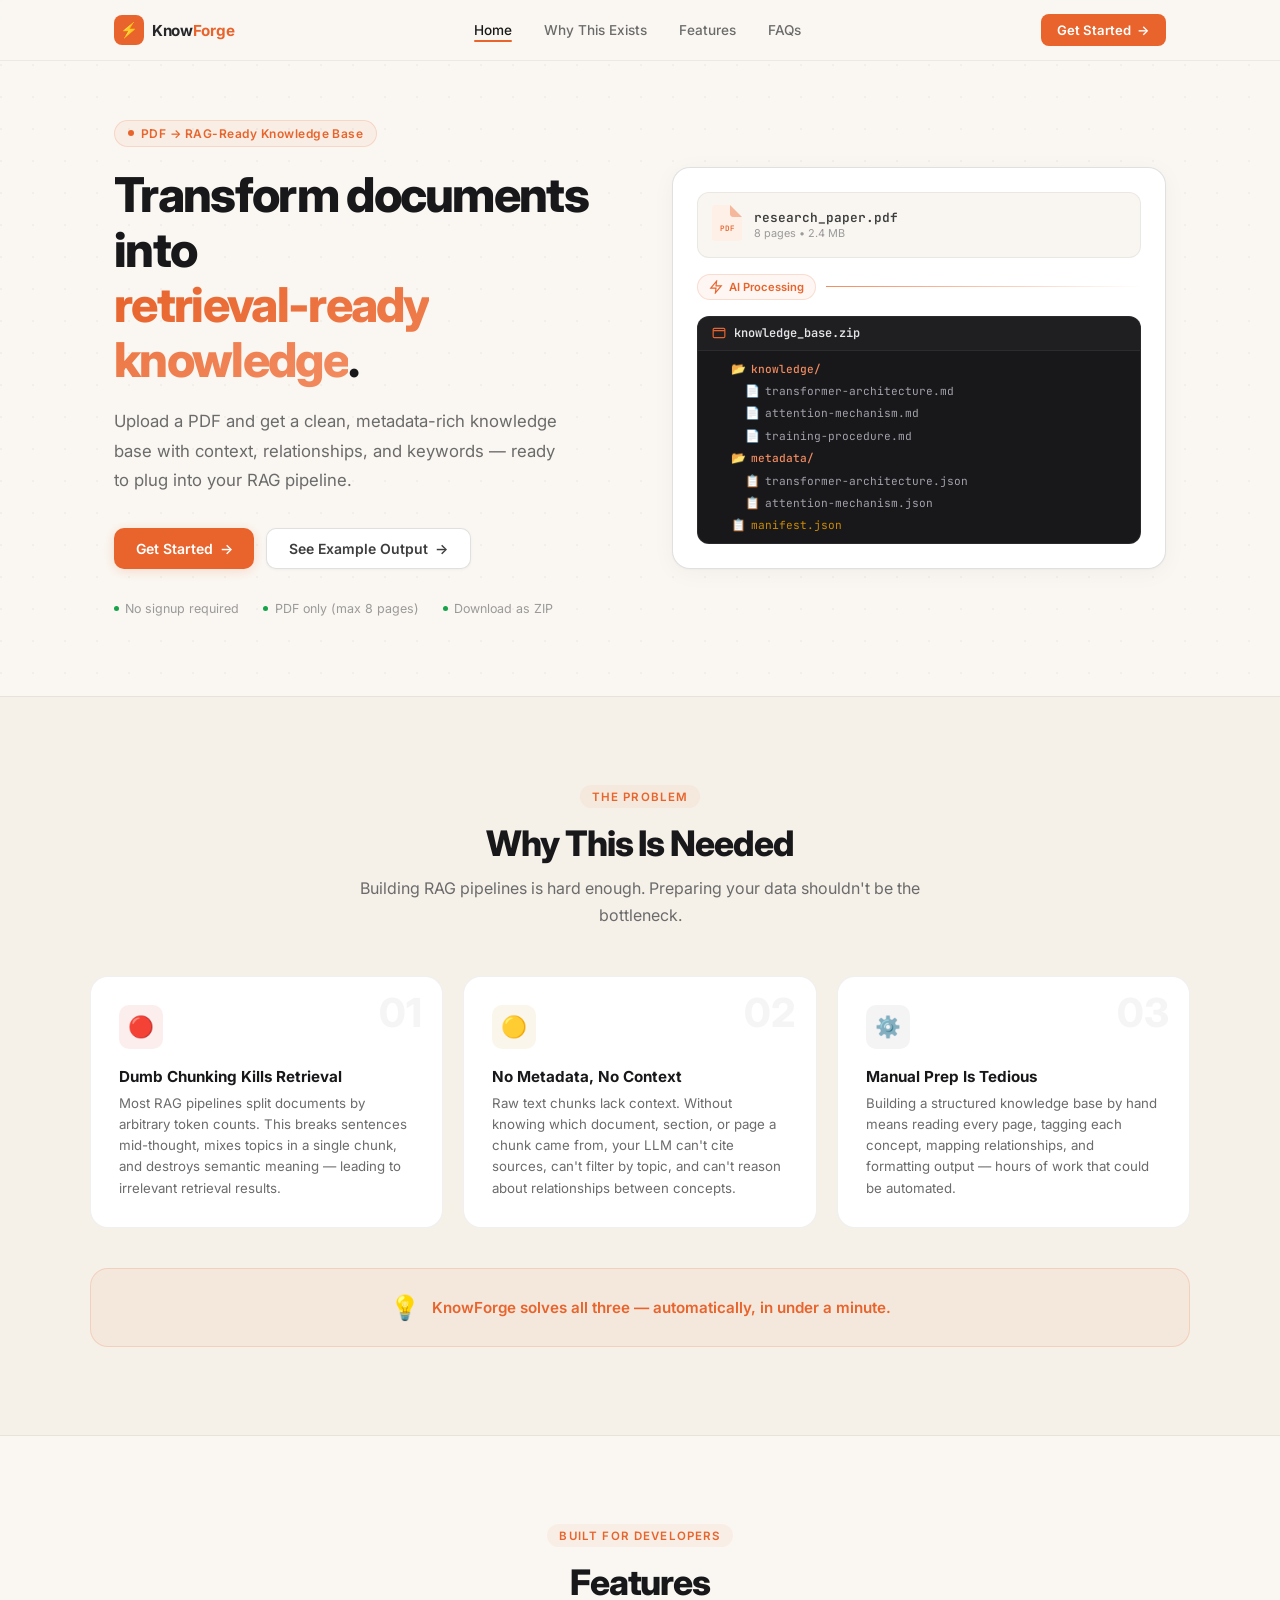
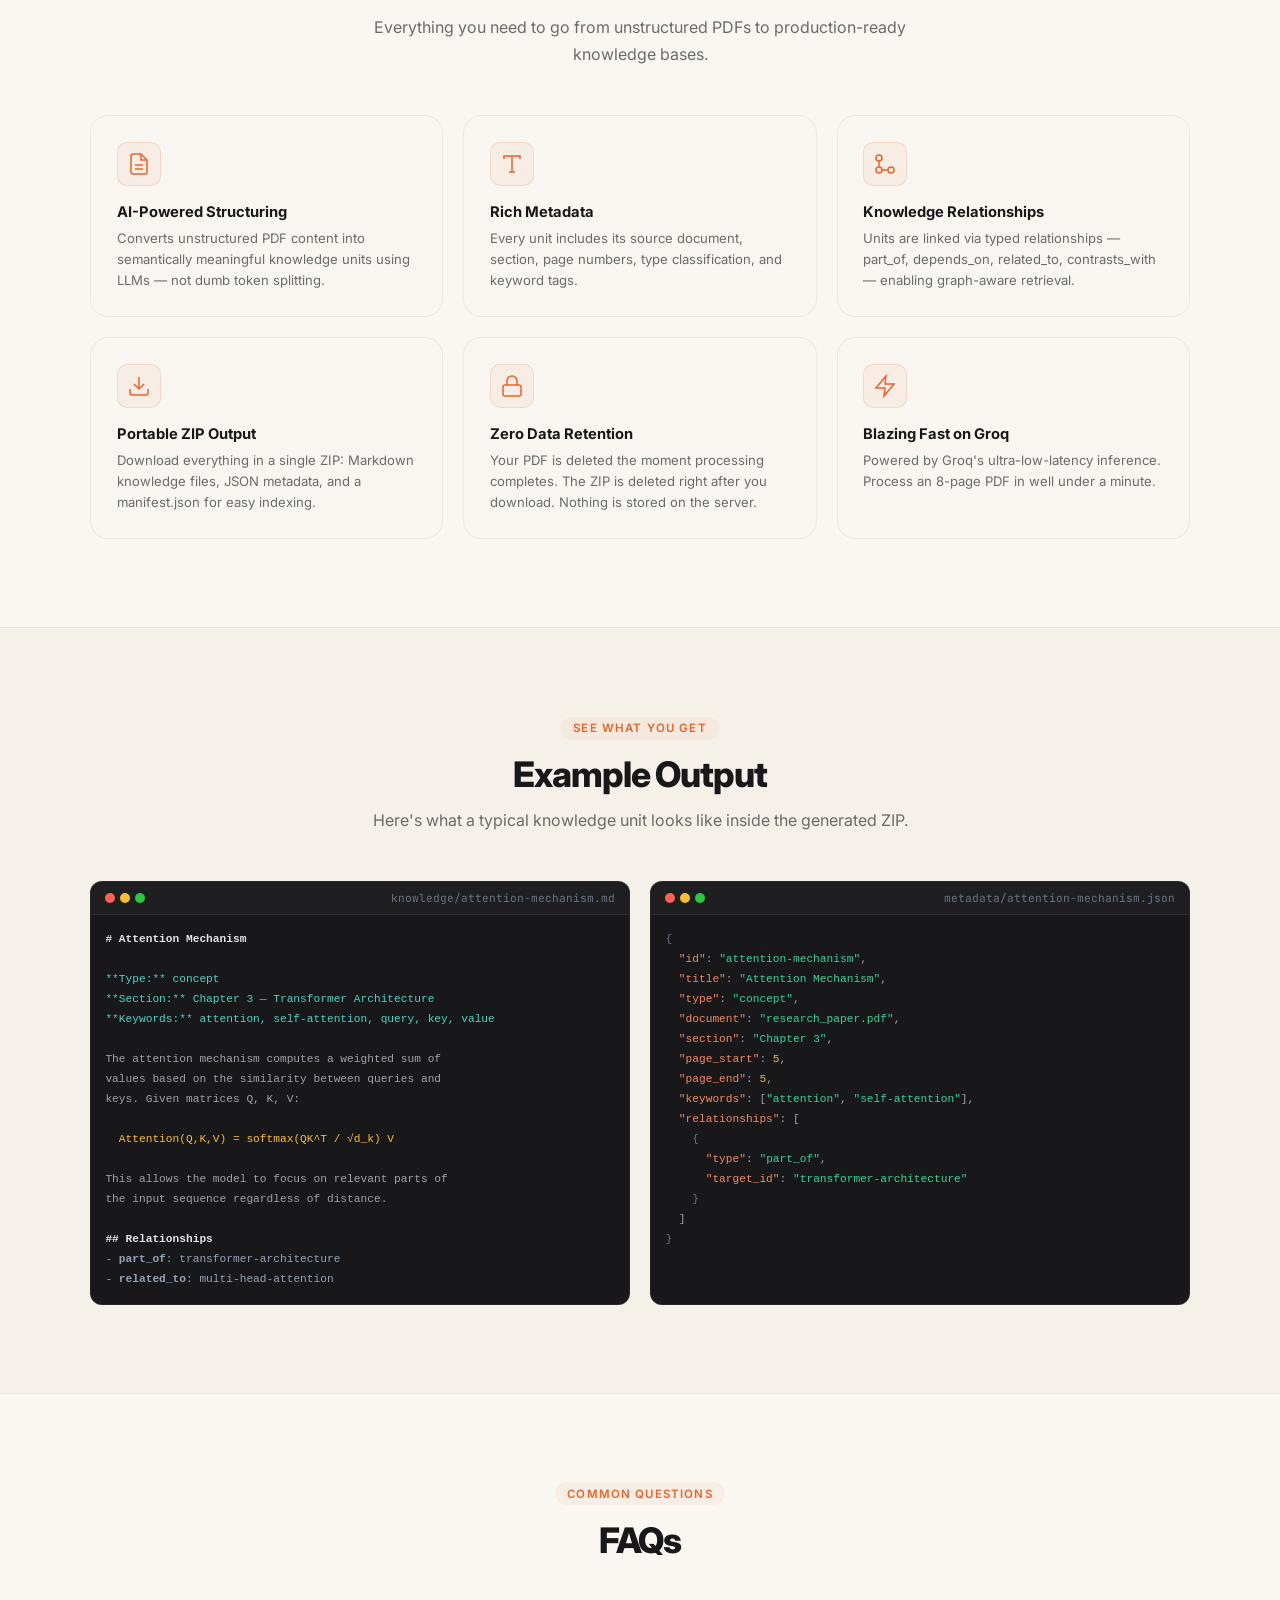
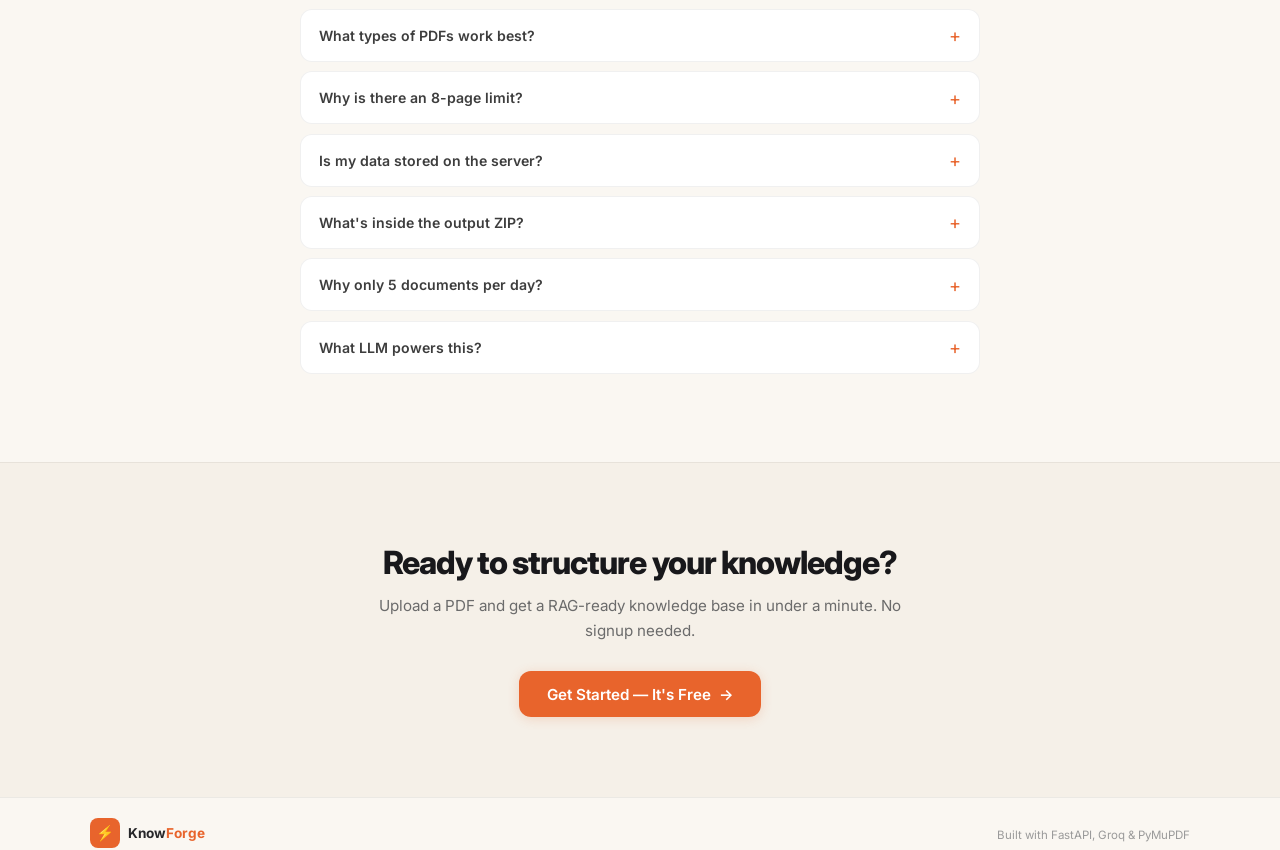
<file: templates/landing.html>
<!DOCTYPE html>
<html lang="en">
<head>
    <meta charset="UTF-8">
    <meta name="viewport" content="width=device-width, initial-scale=1.0">
    <meta name="description" content="Turn PDFs into structured, metadata-rich knowledge bases ready for your RAG pipeline. Upload a document, get a ZIP with Markdown, JSON metadata, and a manifest.">
    <title>KnowForge — Transform documents into retrieval-ready knowledge</title>
    <link rel="stylesheet" href="/static/landing.css">
    <link href="https://fonts.googleapis.com/css2?family=Inter:wght@400;500;600;700;800&family=JetBrains+Mono:wght@400;500&display=swap" rel="stylesheet">
</head>
<body>

    <!-- ─── NAVBAR ──────────────────────────────────────────────────────── -->
    <nav class="navbar">
        <div class="nav-inner">
            <a href="/" class="nav-logo">
                <span class="nav-logo-icon">⚡</span>
                <span class="nav-logo-text">Know<span class="accent">Forge</span></span>
            </a>
            <div class="nav-links" id="nav-links">
                <a href="#home" class="nav-link active">Home</a>
                <a href="#why" class="nav-link">Why This Exists</a>
                <a href="#features" class="nav-link">Features</a>
                <a href="#faq" class="nav-link">FAQs</a>
            </div>
            <a href="/app" class="nav-cta">Get Started <span class="arrow">→</span></a>
            <button class="nav-hamburger" id="nav-hamburger" aria-label="Toggle menu">
                <span></span><span></span><span></span>
            </button>
        </div>
    </nav>

    <!-- ─── HERO ────────────────────────────────────────────────────────── -->
    <section class="hero" id="home">
        <div class="hero-grid">
            <div class="hero-text">
                <div class="hero-eyebrow">
                    <span class="eyebrow-dot"></span>
                    PDF → RAG-Ready Knowledge Base
                </div>
                <h1 class="hero-title">
                    Transform documents into<br>
                    <span class="gradient-text">retrieval-ready knowledge</span>.
                </h1>
                <p class="hero-subtitle">
                    Upload a PDF and get a clean, metadata-rich knowledge base with
                    context, relationships, and keywords — ready to plug into your
                    RAG pipeline.
                </p>
                <div class="hero-actions">
                    <a href="/app" class="btn btn-primary">Get Started <span class="arrow">→</span></a>
                    <a href="#output-preview" class="btn btn-ghost">See Example Output <span class="arrow">→</span></a>
                </div>
                <div class="hero-meta">
                    <span class="meta-item"><span class="meta-dot"></span> No signup required</span>
                    <span class="meta-item"><span class="meta-dot"></span> PDF only (max 8 pages)</span>
                    <span class="meta-item"><span class="meta-dot"></span> Download as ZIP</span>
                </div>
            </div>
            <div class="hero-visual">
                <div class="visual-card">
                    <!-- Input side -->
                    <div class="visual-input">
                        <div class="file-icon-wrap">
                            <svg class="file-svg" viewBox="0 0 40 48" fill="none">
                                <path d="M0 4C0 1.79 1.79 0 4 0H24L40 16V44C40 46.21 38.21 48 36 48H4C1.79 48 0 46.21 0 44V4Z" fill="#fef0e7"/>
                                <path d="M24 0L40 16H28C25.79 16 24 14.21 24 12V0Z" fill="#e8642c" opacity="0.4"/>
                                <text x="20" y="34" text-anchor="middle" fill="#e8642c" font-family="JetBrains Mono" font-size="10" font-weight="600">PDF</text>
                            </svg>
                        </div>
                        <div class="file-info">
                            <span class="file-name">research_paper.pdf</span>
                            <span class="file-meta">8 pages • 2.4 MB</span>
                        </div>
                    </div>

                    <!-- Processing arrow -->
                    <div class="visual-process">
                        <div class="process-badge">
                            <svg width="14" height="14" viewBox="0 0 24 24" fill="none" stroke="currentColor" stroke-width="2"><path d="M13 2L3 14h9l-1 8 10-12h-9l1-8z"/></svg>
                            AI Processing
                        </div>
                        <div class="process-line"></div>
                    </div>

                    <!-- Output side: file tree -->
                    <div class="visual-output">
                        <div class="tree-header">
                            <svg width="14" height="14" viewBox="0 0 24 24" fill="none" stroke="#e8642c" stroke-width="2"><rect x="2" y="4" width="20" height="16" rx="2"/><path d="M2 8h20"/></svg>
                            <span class="tree-title">knowledge_base.zip</span>
                        </div>
                        <div class="tree-body">
                            <div class="tree-item folder"><span class="tree-indent"></span><span class="folder-icon">📂</span> knowledge/</div>
                            <div class="tree-item file"><span class="tree-indent deep"></span><span class="file-icon-sm">📄</span> transformer-architecture.md</div>
                            <div class="tree-item file"><span class="tree-indent deep"></span><span class="file-icon-sm">📄</span> attention-mechanism.md</div>
                            <div class="tree-item file"><span class="tree-indent deep"></span><span class="file-icon-sm">📄</span> training-procedure.md</div>
                            <div class="tree-item folder"><span class="tree-indent"></span><span class="folder-icon">📂</span> metadata/</div>
                            <div class="tree-item file"><span class="tree-indent deep"></span><span class="file-icon-sm">📋</span> transformer-architecture.json</div>
                            <div class="tree-item file"><span class="tree-indent deep"></span><span class="file-icon-sm">📋</span> attention-mechanism.json</div>
                            <div class="tree-item file special"><span class="tree-indent"></span><span class="file-icon-sm">📋</span> manifest.json</div>
                        </div>
                    </div>
                </div>
            </div>
        </div>
    </section>

    <!-- ─── WHY THIS IS NEEDED ───────────────────────────────────────── -->
    <section class="section section-warm" id="why">
        <div class="section-inner">
            <div class="section-header">
                <span class="section-eyebrow">The Problem</span>
                <h2 class="section-title">Why This Is Needed</h2>
                <p class="section-subtitle">Building RAG pipelines is hard enough. Preparing your data shouldn't be the bottleneck.</p>
            </div>
            <div class="pain-grid">
                <div class="pain-card">
                    <span class="pain-number">01</span>
                    <div class="pain-icon red">🔴</div>
                    <h3 class="pain-title">Dumb Chunking Kills Retrieval</h3>
                    <p class="pain-desc">Most RAG pipelines split documents by arbitrary token counts. This breaks sentences mid-thought, mixes topics in a single chunk, and destroys semantic meaning — leading to irrelevant retrieval results.</p>
                </div>
                <div class="pain-card">
                    <span class="pain-number">02</span>
                    <div class="pain-icon amber">🟡</div>
                    <h3 class="pain-title">No Metadata, No Context</h3>
                    <p class="pain-desc">Raw text chunks lack context. Without knowing which document, section, or page a chunk came from, your LLM can't cite sources, can't filter by topic, and can't reason about relationships between concepts.</p>
                </div>
                <div class="pain-card">
                    <span class="pain-number">03</span>
                    <div class="pain-icon gray">⚙️</div>
                    <h3 class="pain-title">Manual Prep Is Tedious</h3>
                    <p class="pain-desc">Building a structured knowledge base by hand means reading every page, tagging each concept, mapping relationships, and formatting output — hours of work that could be automated.</p>
                </div>
            </div>
            <div class="solution-banner">
                <span class="solution-icon">💡</span>
                <span class="solution-text">KnowForge solves all three — automatically, in under a minute.</span>
            </div>
        </div>
    </section>

    <!-- ─── FEATURES ──────────────────────────────────────────────────── -->
    <section class="section" id="features">
        <div class="section-inner">
            <div class="section-header">
                <span class="section-eyebrow">Built For Developers</span>
                <h2 class="section-title">Features</h2>
                <p class="section-subtitle">Everything you need to go from unstructured PDFs to production-ready knowledge bases.</p>
            </div>
            <div class="features-grid">
                <div class="feature-card">
                    <div class="feature-icon">
                        <svg width="24" height="24" viewBox="0 0 24 24" fill="none" stroke="currentColor" stroke-width="1.5"><path d="M14 2H6a2 2 0 0 0-2 2v16a2 2 0 0 0 2 2h12a2 2 0 0 0 2-2V8z"/><polyline points="14 2 14 8 20 8"/><line x1="16" y1="13" x2="8" y2="13"/><line x1="16" y1="17" x2="8" y2="17"/></svg>
                    </div>
                    <h3 class="feature-title">AI-Powered Structuring</h3>
                    <p class="feature-desc">Converts unstructured PDF content into semantically meaningful knowledge units using LLMs — not dumb token splitting.</p>
                </div>
                <div class="feature-card">
                    <div class="feature-icon">
                        <svg width="24" height="24" viewBox="0 0 24 24" fill="none" stroke="currentColor" stroke-width="1.5"><path d="M4 7V4h16v3"/><path d="M9 20h6"/><path d="M12 4v16"/></svg>
                    </div>
                    <h3 class="feature-title">Rich Metadata</h3>
                    <p class="feature-desc">Every unit includes its source document, section, page numbers, type classification, and keyword tags.</p>
                </div>
                <div class="feature-card">
                    <div class="feature-icon">
                        <svg width="24" height="24" viewBox="0 0 24 24" fill="none" stroke="currentColor" stroke-width="1.5"><circle cx="6" cy="6" r="3"/><circle cx="6" cy="18" r="3"/><circle cx="18" cy="18" r="3"/><path d="M6 9v6"/><path d="M9 18h6"/></svg>
                    </div>
                    <h3 class="feature-title">Knowledge Relationships</h3>
                    <p class="feature-desc">Units are linked via typed relationships — part_of, depends_on, related_to, contrasts_with — enabling graph-aware retrieval.</p>
                </div>
                <div class="feature-card">
                    <div class="feature-icon">
                        <svg width="24" height="24" viewBox="0 0 24 24" fill="none" stroke="currentColor" stroke-width="1.5"><path d="M21 15v4a2 2 0 0 1-2 2H5a2 2 0 0 1-2-2v-4"/><polyline points="7 10 12 15 17 10"/><line x1="12" y1="15" x2="12" y2="3"/></svg>
                    </div>
                    <h3 class="feature-title">Portable ZIP Output</h3>
                    <p class="feature-desc">Download everything in a single ZIP: Markdown knowledge files, JSON metadata, and a manifest.json for easy indexing.</p>
                </div>
                <div class="feature-card">
                    <div class="feature-icon">
                        <svg width="24" height="24" viewBox="0 0 24 24" fill="none" stroke="currentColor" stroke-width="1.5"><rect x="3" y="11" width="18" height="11" rx="2" ry="2"/><path d="M7 11V7a5 5 0 0 1 10 0v4"/></svg>
                    </div>
                    <h3 class="feature-title">Zero Data Retention</h3>
                    <p class="feature-desc">Your PDF is deleted the moment processing completes. The ZIP is deleted right after you download. Nothing is stored on the server.</p>
                </div>
                <div class="feature-card">
                    <div class="feature-icon">
                        <svg width="24" height="24" viewBox="0 0 24 24" fill="none" stroke="currentColor" stroke-width="1.5"><path d="M13 2L3 14h9l-1 8 10-12h-9l1-8z"/></svg>
                    </div>
                    <h3 class="feature-title">Blazing Fast on Groq</h3>
                    <p class="feature-desc">Powered by Groq's ultra-low-latency inference. Process an 8-page PDF in well under a minute.</p>
                </div>
            </div>
        </div>
    </section>

    <!-- ─── OUTPUT PREVIEW ────────────────────────────────────────────── -->
    <section class="section section-warm" id="output-preview">
        <div class="section-inner">
            <div class="section-header">
                <span class="section-eyebrow">See What You Get</span>
                <h2 class="section-title">Example Output</h2>
                <p class="section-subtitle">Here's what a typical knowledge unit looks like inside the generated ZIP.</p>
            </div>
            <div class="code-preview-grid">
                <div class="code-block">
                    <div class="code-header">
                        <div class="code-dots"><span class="cdot r"></span><span class="cdot y"></span><span class="cdot g"></span></div>
                        <span class="code-filename">knowledge/attention-mechanism.md</span>
                    </div>
                    <pre class="code-body"><code><span class="hl-heading"># Attention Mechanism</span>

<span class="hl-meta">**Type:** concept</span>
<span class="hl-meta">**Section:** Chapter 3 — Transformer Architecture</span>
<span class="hl-meta">**Keywords:** attention, self-attention, query, key, value</span>

The attention mechanism computes a weighted sum of
values based on the similarity between queries and
keys. Given matrices Q, K, V:

<span class="hl-code">  Attention(Q,K,V) = softmax(QK^T / √d_k) V</span>

This allows the model to focus on relevant parts of
the input sequence regardless of distance.

<span class="hl-heading">## Relationships</span>
<span class="hl-rel">- <b>part_of</b>: transformer-architecture</span>
<span class="hl-rel">- <b>related_to</b>: multi-head-attention</span></code></pre>
                </div>
                <div class="code-block">
                    <div class="code-header">
                        <div class="code-dots"><span class="cdot r"></span><span class="cdot y"></span><span class="cdot g"></span></div>
                        <span class="code-filename">metadata/attention-mechanism.json</span>
                    </div>
                    <pre class="code-body"><code><span class="hl-bracket">{</span>
  <span class="hl-key">"id"</span>: <span class="hl-str">"attention-mechanism"</span>,
  <span class="hl-key">"title"</span>: <span class="hl-str">"Attention Mechanism"</span>,
  <span class="hl-key">"type"</span>: <span class="hl-str">"concept"</span>,
  <span class="hl-key">"document"</span>: <span class="hl-str">"research_paper.pdf"</span>,
  <span class="hl-key">"section"</span>: <span class="hl-str">"Chapter 3"</span>,
  <span class="hl-key">"page_start"</span>: <span class="hl-num">5</span>,
  <span class="hl-key">"page_end"</span>: <span class="hl-num">5</span>,
  <span class="hl-key">"keywords"</span>: [<span class="hl-str">"attention"</span>, <span class="hl-str">"self-attention"</span>],
  <span class="hl-key">"relationships"</span>: [
    <span class="hl-bracket">{</span>
      <span class="hl-key">"type"</span>: <span class="hl-str">"part_of"</span>,
      <span class="hl-key">"target_id"</span>: <span class="hl-str">"transformer-architecture"</span>
    <span class="hl-bracket">}</span>
  ]
<span class="hl-bracket">}</span></code></pre>
                </div>
            </div>
        </div>
    </section>

    <!-- ─── FAQ ───────────────────────────────────────────────────────── -->
    <section class="section" id="faq">
        <div class="section-inner">
            <div class="section-header">
                <span class="section-eyebrow">Common Questions</span>
                <h2 class="section-title">FAQs</h2>
            </div>
            <div class="faq-list">
                <details class="faq-item">
                    <summary class="faq-q">What types of PDFs work best?</summary>
                    <p class="faq-a">Text-heavy documents like research papers, textbooks, documentation, and reports work best. Scanned images or heavily visual PDFs may produce limited results.</p>
                </details>
                <details class="faq-item">
                    <summary class="faq-q">Why is there an 8-page limit?</summary>
                    <p class="faq-a">We process each page individually through an LLM for maximum extraction quality. The 8-page limit keeps the app fast and free while ensuring high-quality output.</p>
                </details>
                <details class="faq-item">
                    <summary class="faq-q">Is my data stored on the server?</summary>
                    <p class="faq-a">No. Your uploaded PDF is deleted the moment processing completes. The generated ZIP is deleted immediately after you download it. Nothing is stored permanently.</p>
                </details>
                <details class="faq-item">
                    <summary class="faq-q">What's inside the output ZIP?</summary>
                    <p class="faq-a">You get a <code>knowledge/</code> folder with Markdown files for each unit, a <code>metadata/</code> folder with JSON files containing structured metadata and relationships, and a <code>manifest.json</code> summarizing the entire knowledge base.</p>
                </details>
                <details class="faq-item">
                    <summary class="faq-q">Why only 5 documents per day?</summary>
                    <p class="faq-a">To keep the service free and available for everyone, we limit the entire application to 5 document generations per day. The counter resets at midnight.</p>
                </details>
                <details class="faq-item">
                    <summary class="faq-q">What LLM powers this?</summary>
                    <p class="faq-a">We use Groq's ultra-fast inference API to run open-source LLMs. The specific model can be configured by the administrator.</p>
                </details>
            </div>
        </div>
    </section>

    <!-- ─── CTA ───────────────────────────────────────────────────────── -->
    <section class="cta-section">
        <div class="cta-inner">
            <h2 class="cta-title">Ready to structure your knowledge?</h2>
            <p class="cta-subtitle">Upload a PDF and get a RAG-ready knowledge base in under a minute. No signup needed.</p>
            <a href="/app" class="btn btn-primary btn-lg">Get Started — It's Free <span class="arrow">→</span></a>
        </div>
    </section>

    <!-- ─── FOOTER ────────────────────────────────────────────────────── -->
    <footer class="footer">
        <div class="footer-inner">
            <div class="footer-left">
                <span class="nav-logo-icon">⚡</span>
                <span class="footer-brand">Know<span class="accent">Forge</span></span>
            </div>
            <div class="footer-right">
                <span class="footer-note">Built with FastAPI, Groq & PyMuPDF</span>
            </div>
        </div>
    </footer>

    <script>
        // ─── Smooth scroll ──────────────────────────────────────────
        document.querySelectorAll('a[href^="#"]').forEach(a => {
            a.addEventListener('click', e => {
                e.preventDefault();
                const t = document.querySelector(a.getAttribute('href'));
                if (t) t.scrollIntoView({ behavior: 'smooth', block: 'start' });
            });
        });

        // ─── Active nav link on scroll ──────────────────────────────
        const sections = document.querySelectorAll('section[id]');
        const navLinks = document.querySelectorAll('.nav-link');
        window.addEventListener('scroll', () => {
            let current = '';
            sections.forEach(s => {
                if (window.scrollY >= s.offsetTop - 120) current = s.getAttribute('id');
            });
            navLinks.forEach(l => {
                l.classList.remove('active');
                if (l.getAttribute('href') === '#' + current) l.classList.add('active');
            });
        });

        // ─── Mobile hamburger ───────────────────────────────────────
        const hamburger = document.getElementById('nav-hamburger');
        const navLinksEl = document.getElementById('nav-links');
        hamburger.addEventListener('click', () => {
            navLinksEl.classList.toggle('open');
            hamburger.classList.toggle('open');
        });

        // ─── Intersection observer for fade-in ──────────────────────
        const observer = new IntersectionObserver((entries) => {
            entries.forEach(e => {
                if (e.isIntersecting) {
                    e.target.classList.add('visible');
                    observer.unobserve(e.target);
                }
            });
        }, { threshold: 0.1 });
        document.querySelectorAll('.pain-card, .feature-card, .code-block, .faq-item').forEach(el => {
            el.classList.add('fade-in');
            observer.observe(el);
        });
    </script>
</body>
</html>
</file>
<file: static/landing.css>
/* ─── Reset & Tokens ───────────────────────────────────────────────────── */
*, *::before, *::after { box-sizing: border-box; margin: 0; padding: 0; }

:root {
  /* Warm light palette */
  --bg:           #faf7f2;
  --bg-warm:      #f5f0e8;
  --surface:      #ffffff;
  --surface-2:    #f9f6f1;
  --surface-3:    #f0ebe2;
  --border:       rgba(0,0,0,0.06);
  --border-hover: rgba(0,0,0,0.12);
  --text:         #1a1a1a;
  --text-2:       #3d3d3d;
  --text-muted:   #6b6b6b;
  --text-dim:     #9a9a9a;

  /* Orange accent system */
  --accent:       #e8642c;
  --accent-light: #f28b5f;
  --accent-bg:    rgba(232,100,44,0.06);
  --accent-bg-2:  rgba(232,100,44,0.10);
  --accent-border:rgba(232,100,44,0.18);
  --accent-glow:  rgba(232,100,44,0.2);

  /* Grays for UI */
  --gray-50:      #fafafa;
  --gray-100:     #f4f4f5;
  --gray-200:     #e4e4e7;
  --gray-300:     #d4d4d8;
  --gray-400:     #a1a1aa;
  --gray-500:     #71717a;
  --gray-800:     #27272a;
  --gray-900:     #18181b;

  --success:      #16a34a;
  --warn:         #ca8a04;
  --error:        #dc2626;

  --radius:       12px;
  --radius-lg:    18px;
  --font-mono:    'JetBrains Mono', 'Fira Code', monospace;
  --max-w:        1100px;
}

html { font-size: 16px; scroll-behavior: smooth; }

body {
  font-family: 'Inter', -apple-system, BlinkMacSystemFont, sans-serif;
  background: var(--bg);
  color: var(--text);
  min-height: 100vh;
  overflow-x: hidden;
  -webkit-font-smoothing: antialiased;
}

/* ─── Subtle background pattern ────────────────────────────────────────── */
body::before {
  content: '';
  position: fixed; inset: 0;
  background-image: radial-gradient(circle at 1px 1px, rgba(0,0,0,0.03) 1px, transparent 0);
  background-size: 32px 32px;
  pointer-events: none;
  z-index: 0;
}

/* ─── Navbar ───────────────────────────────────────────────────────────── */
.navbar {
  position: fixed; top: 0; left: 0; right: 0; z-index: 100;
  background: rgba(250,247,242,0.85);
  backdrop-filter: blur(16px) saturate(1.5);
  border-bottom: 1px solid var(--border);
}
.nav-inner {
  max-width: var(--max-w); margin: 0 auto; padding: 0 1.5rem;
  display: flex; align-items: center; justify-content: space-between;
  height: 60px;
}
.nav-logo { display: flex; align-items: center; gap: 0.5rem; text-decoration: none; color: var(--text); }
.nav-logo-icon {
  width: 30px; height: 30px; border-radius: 8px;
  background: var(--accent);
  display: flex; align-items: center; justify-content: center;
  font-size: 0.9rem; color: #fff;
}
.nav-logo-text { font-size: 0.95rem; font-weight: 700; letter-spacing: -0.02em; color: var(--gray-800); }
.accent { color: var(--accent); }

.nav-links { display: flex; gap: 2rem; }
.nav-link {
  color: var(--text-muted); font-size: 0.85rem; font-weight: 500; text-decoration: none;
  transition: color 0.2s; position: relative;
}
.nav-link:hover, .nav-link.active { color: var(--text); }
.nav-link.active::after {
  content: ''; position: absolute; bottom: -4px; left: 0; right: 0;
  height: 2px; background: var(--accent); border-radius: 1px;
}

.nav-cta {
  display: inline-flex; align-items: center; gap: 0.4rem;
  font-size: 0.82rem; font-weight: 600; color: #fff; text-decoration: none;
  background: var(--accent); padding: 0.5rem 1rem; border-radius: 8px;
  transition: background 0.2s, box-shadow 0.2s;
}
.nav-cta:hover { background: #d45a25; box-shadow: 0 4px 16px var(--accent-glow); }
.arrow { transition: transform 0.2s; display: inline-block; }
.nav-cta:hover .arrow, .btn:hover .arrow { transform: translateX(3px); }

/* Hamburger */
.nav-hamburger { display: none; background: none; border: none; cursor: pointer; padding: 0.4rem; }
.nav-hamburger span { display: block; width: 20px; height: 2px; background: var(--gray-800); margin: 4px 0; transition: all 0.3s; border-radius: 1px; }
.nav-hamburger.open span:nth-child(1) { transform: rotate(45deg) translate(4px,4px); }
.nav-hamburger.open span:nth-child(2) { opacity: 0; }
.nav-hamburger.open span:nth-child(3) { transform: rotate(-45deg) translate(4px,-4px); }

/* ─── Hero ──────────────────────────────────────────────────────────────── */
.hero {
  position: relative; z-index: 1;
  max-width: var(--max-w); margin: 0 auto;
  padding: 7.5rem 1.5rem 5rem;
}
.hero-grid {
  display: grid; grid-template-columns: 1fr 1fr;
  gap: 4rem; align-items: center;
}
.hero-eyebrow {
  display: inline-flex; align-items: center; gap: 0.45rem;
  font-size: 0.75rem; font-weight: 600; color: var(--accent); letter-spacing: 0.04em;
  background: var(--accent-bg); border: 1px solid var(--accent-border);
  padding: 0.3rem 0.8rem; border-radius: 999px; margin-bottom: 1.25rem;
}
.eyebrow-dot { width: 6px; height: 6px; border-radius: 50%; background: var(--accent); }

.hero-title {
  font-size: clamp(2rem, 4vw, 3rem); font-weight: 800;
  line-height: 1.15; letter-spacing: -0.035em; margin-bottom: 1.25rem;
  color: var(--gray-900);
}
.gradient-text {
  background: linear-gradient(135deg, var(--accent), var(--accent-light));
  -webkit-background-clip: text; -webkit-text-fill-color: transparent; background-clip: text;
}
.hero-subtitle { color: var(--text-muted); font-size: 1.05rem; line-height: 1.75; margin-bottom: 2rem; max-width: 460px; }

.hero-actions { display: flex; gap: 0.75rem; margin-bottom: 2rem; flex-wrap: wrap; }
.hero-meta { display: flex; gap: 1.5rem; flex-wrap: wrap; }
.meta-item { display: inline-flex; align-items: center; gap: 0.4rem; font-size: 0.78rem; color: var(--text-dim); }
.meta-dot { width: 5px; height: 5px; border-radius: 50%; background: var(--success); }

/* Buttons */
.btn {
  display: inline-flex; align-items: center; gap: 0.45rem;
  padding: 0.7rem 1.35rem; border-radius: 10px;
  font-family: 'Inter'; font-size: 0.875rem; font-weight: 600;
  text-decoration: none; cursor: pointer; border: none; transition: all 0.2s;
}
.btn:active { transform: scale(0.97); }
.btn-primary {
  background: var(--accent); color: #fff;
  box-shadow: 0 2px 12px var(--accent-glow);
}
.btn-primary:hover { background: #d45a25; box-shadow: 0 4px 20px rgba(232,100,44,0.3); }
.btn-ghost {
  background: var(--surface); color: var(--text-2);
  border: 1px solid var(--border-hover);
  box-shadow: 0 1px 3px rgba(0,0,0,0.04);
}
.btn-ghost:hover { border-color: var(--accent); color: var(--accent); }
.btn-lg { padding: 0.85rem 1.75rem; font-size: 0.95rem; border-radius: 12px; }

/* ─── Hero Visual ──────────────────────────────────────────────────────── */
.hero-visual { position: relative; }
.visual-card {
  background: var(--surface);
  border: 1px solid var(--border-hover);
  border-radius: var(--radius-lg);
  padding: 1.5rem;
  display: flex; flex-direction: column; gap: 1rem;
  box-shadow: 0 4px 24px rgba(0,0,0,0.04), 0 1px 3px rgba(0,0,0,0.03);
}
.visual-input {
  display: flex; align-items: center; gap: 0.7rem;
  background: var(--surface-2); border: 1px solid var(--border);
  border-radius: var(--radius); padding: 0.75rem 0.9rem;
}
.file-svg { width: 30px; height: 36px; flex-shrink: 0; }
.file-info { display: flex; flex-direction: column; }
.file-name { font-size: 0.8rem; font-weight: 600; font-family: var(--font-mono); color: var(--text-2); }
.file-meta { font-size: 0.68rem; color: var(--text-dim); }

.visual-process { display: flex; align-items: center; gap: 0.6rem; }
.process-badge {
  display: inline-flex; align-items: center; gap: 0.35rem;
  padding: 0.3rem 0.7rem; border-radius: 999px; font-size: 0.7rem; font-weight: 600;
  background: var(--accent-bg); border: 1px solid var(--accent-border); color: var(--accent);
  white-space: nowrap;
}
.process-line { flex: 1; height: 1px; background: linear-gradient(90deg, var(--accent-light), transparent); }

.visual-output {
  background: var(--gray-900); border: 1px solid rgba(255,255,255,0.08);
  border-radius: var(--radius); overflow: hidden;
}
.tree-header {
  display: flex; align-items: center; gap: 0.5rem;
  padding: 0.55rem 0.9rem; border-bottom: 1px solid rgba(255,255,255,0.06);
  background: rgba(255,255,255,0.03);
}
.tree-title { font-size: 0.75rem; font-weight: 600; font-family: var(--font-mono); color: #e4e4e7; }
.tree-body { padding: 0.4rem 0; }
.tree-item {
  display: flex; align-items: center; gap: 0.3rem;
  font-size: 0.7rem; font-family: var(--font-mono); color: #a1a1aa;
  padding: 0.2rem 0.9rem;
}
.tree-indent { width: 14px; display: inline-block; }
.tree-indent.deep { width: 28px; }
.folder-icon, .file-icon-sm { font-size: 0.75rem; }
.tree-item.folder { color: var(--accent-light); font-weight: 500; }
.tree-item.special { color: var(--warn); }

/* ─── Section base ─────────────────────────────────────────────────────── */
.section { position: relative; z-index: 1; padding: 5.5rem 1.5rem; }
.section-warm { background: var(--bg-warm); border-top: 1px solid var(--border); border-bottom: 1px solid var(--border); }
.section-inner { max-width: var(--max-w); margin: 0 auto; }
.section-header { text-align: center; margin-bottom: 3rem; }
.section-eyebrow {
  display: inline-block; font-size: 0.72rem; font-weight: 600;
  text-transform: uppercase; letter-spacing: 0.1em; color: var(--accent);
  background: var(--accent-bg); padding: 0.28rem 0.75rem;
  border-radius: 999px; margin-bottom: 0.85rem;
}
.section-title { font-size: clamp(1.6rem, 3vw, 2.2rem); font-weight: 800; letter-spacing: -0.03em; margin-bottom: 0.7rem; color: var(--gray-900); }
.section-subtitle { color: var(--text-muted); font-size: 1rem; max-width: 560px; margin: 0 auto; line-height: 1.65; }

/* ─── Why This Is Needed (pain points) ─────────────────────────────────── */
.pain-grid { display: grid; grid-template-columns: repeat(3, 1fr); gap: 1.25rem; }
.pain-card {
  background: var(--surface); border: 1px solid var(--border);
  border-radius: var(--radius-lg); padding: 1.75rem;
  position: relative; overflow: hidden;
  transition: border-color 0.3s, transform 0.3s, box-shadow 0.3s;
}
.pain-card:hover { border-color: var(--accent-border); transform: translateY(-3px); box-shadow: 0 8px 30px rgba(0,0,0,0.05); }
.pain-card .pain-number {
  position: absolute; top: 1rem; right: 1.25rem;
  font-size: 2.5rem; font-weight: 800; color: rgba(0,0,0,0.04);
  line-height: 1; pointer-events: none;
}
.pain-icon {
  width: 44px; height: 44px; border-radius: 10px;
  display: flex; align-items: center; justify-content: center;
  font-size: 1.3rem; margin-bottom: 1.1rem;
}
.pain-icon.red  { background: rgba(220,38,38,0.08); }
.pain-icon.amber{ background: rgba(202,138,4,0.08); }
.pain-icon.gray { background: var(--gray-100); }
.pain-title { font-size: 0.95rem; font-weight: 700; margin-bottom: 0.45rem; color: var(--gray-900); }
.pain-desc  { font-size: 0.83rem; color: var(--text-muted); line-height: 1.6; }

.solution-banner {
  margin-top: 2.5rem; text-align: center;
  background: var(--accent-bg); border: 1px solid var(--accent-border);
  border-radius: var(--radius-lg); padding: 1.5rem 2rem;
  display: flex; align-items: center; justify-content: center; gap: 0.75rem;
}
.solution-icon { font-size: 1.5rem; }
.solution-text { font-size: 0.95rem; font-weight: 600; color: var(--accent); }

/* ─── Features ─────────────────────────────────────────────────────────── */
.features-grid { display: grid; grid-template-columns: repeat(3, 1fr); gap: 1.25rem; }
.feature-card {
  background: var(--surface-2); border: 1px solid var(--border);
  border-radius: var(--radius-lg); padding: 1.6rem;
  transition: border-color 0.3s, transform 0.3s, box-shadow 0.3s;
}
.feature-card:hover { border-color: var(--accent-border); transform: translateY(-3px); box-shadow: 0 8px 30px rgba(0,0,0,0.05); }
.feature-icon {
  width: 44px; height: 44px; border-radius: 10px;
  background: var(--accent-bg); border: 1px solid var(--accent-border);
  display: flex; align-items: center; justify-content: center; color: var(--accent);
  margin-bottom: 1.1rem;
}
.feature-title { font-size: 0.92rem; font-weight: 700; margin-bottom: 0.4rem; color: var(--gray-900); }
.feature-desc { color: var(--text-muted); font-size: 0.82rem; line-height: 1.6; }

/* ─── Code Preview ─────────────────────────────────────────────────────── */
.code-preview-grid { display: grid; grid-template-columns: 1fr 1fr; gap: 1.25rem; }
.code-block {
  background: var(--gray-900); border: 1px solid rgba(255,255,255,0.06);
  border-radius: var(--radius); overflow: hidden;
}
.code-header {
  display: flex; align-items: center; gap: 0.6rem;
  padding: 0.55rem 0.9rem; background: rgba(255,255,255,0.03);
  border-bottom: 1px solid rgba(255,255,255,0.06);
}
.code-dots { display: flex; gap: 0.3rem; }
.cdot { width: 10px; height: 10px; border-radius: 50%; }
.cdot.r { background: #ff5f57; } .cdot.y { background: #febc2e; } .cdot.g { background: #28c840; }
.code-filename { font-size: 0.7rem; font-family: var(--font-mono); color: #6b7280; margin-left: auto; }
.code-body {
  padding: 0.9rem; font-family: var(--font-mono); font-size: 0.7rem;
  line-height: 1.7; color: #a1a1aa; white-space: pre-wrap; overflow-x: auto;
}
.hl-heading { color: #e4e4e7; font-weight: 600; }
.hl-meta { color: #4fd1c5; }
.hl-code { color: #fbbf24; }
.hl-rel  { color: #94a3b8; }
.hl-bracket { color: #6b7280; }
.hl-key { color: var(--accent-light); }
.hl-str { color: #34d399; }
.hl-num { color: #fbbf24; }

/* ─── FAQ ──────────────────────────────────────────────────────────────── */
.faq-list { max-width: 680px; margin: 0 auto; display: flex; flex-direction: column; gap: 0.6rem; }
.faq-item {
  background: var(--surface); border: 1px solid var(--border);
  border-radius: var(--radius); overflow: hidden;
  transition: border-color 0.3s, box-shadow 0.3s;
}
.faq-item[open] { border-color: var(--accent-border); box-shadow: 0 2px 12px rgba(232,100,44,0.06); }
.faq-q {
  padding: 0.9rem 1.15rem; cursor: pointer; font-weight: 600; font-size: 0.88rem;
  list-style: none; display: flex; align-items: center; justify-content: space-between;
  color: var(--text-2); transition: color 0.2s;
}
.faq-q:hover { color: var(--accent); }
.faq-q::after { content: '+'; font-size: 1.15rem; color: var(--accent); font-weight: 400; transition: transform 0.3s; }
.faq-item[open] .faq-q::after { transform: rotate(45deg); }
.faq-q::-webkit-details-marker { display: none; }
.faq-a {
  padding: 0 1.15rem 1.15rem; color: var(--text-muted); font-size: 0.84rem; line-height: 1.7;
}
.faq-a code {
  background: var(--accent-bg); padding: 0.12rem 0.35rem;
  border-radius: 4px; font-family: var(--font-mono); font-size: 0.78rem; color: var(--accent);
}

/* ─── CTA ──────────────────────────────────────────────────────────────── */
.cta-section {
  position: relative; z-index: 1; padding: 5rem 1.5rem;
  text-align: center; background: var(--bg-warm);
  border-top: 1px solid var(--border);
}
.cta-inner { max-width: 560px; margin: 0 auto; }
.cta-title { font-size: clamp(1.5rem, 3vw, 2rem); font-weight: 800; letter-spacing: -0.03em; margin-bottom: 0.7rem; color: var(--gray-900); }
.cta-subtitle { color: var(--text-muted); font-size: 0.95rem; line-height: 1.65; margin-bottom: 1.75rem; }

/* ─── Footer ───────────────────────────────────────────────────────────── */
.footer { position: relative; z-index: 1; border-top: 1px solid var(--border); padding: 1.25rem 1.5rem; background: var(--bg); }
.footer-inner {
  max-width: var(--max-w); margin: 0 auto;
  display: flex; align-items: center; justify-content: space-between;
}
.footer-left { display: flex; align-items: center; gap: 0.5rem; }
.footer-brand { font-size: 0.85rem; font-weight: 700; color: var(--gray-800); }
.footer-note { font-size: 0.72rem; color: var(--text-dim); }

/* ─── Fade-in ──────────────────────────────────────────────────────────── */
.fade-in {
  opacity: 0; transform: translateY(20px);
  transition: opacity 0.55s ease-out, transform 0.55s ease-out;
}
.fade-in.visible { opacity: 1; transform: translateY(0); }
.pain-card:nth-child(2), .feature-card:nth-child(2) { transition-delay: 0.08s; }
.pain-card:nth-child(3), .feature-card:nth-child(3) { transition-delay: 0.16s; }
.feature-card:nth-child(4) { transition-delay: 0.24s; }
.feature-card:nth-child(5) { transition-delay: 0.32s; }
.feature-card:nth-child(6) { transition-delay: 0.4s; }

/* ─── Responsive ───────────────────────────────────────────────────────── */
@media (max-width: 900px) {
  .hero-grid { grid-template-columns: 1fr; gap: 2.5rem; }
  .hero { padding-top: 6rem; }
  .pain-grid, .features-grid { grid-template-columns: 1fr 1fr; }
  .code-preview-grid { grid-template-columns: 1fr; }
}
@media (max-width: 640px) {
  .nav-links {
    display: none; flex-direction: column; gap: 0;
    position: absolute; top: 60px; left: 0; right: 0;
    background: rgba(250,247,242,0.97); backdrop-filter: blur(16px);
    border-bottom: 1px solid var(--border);
  }
  .nav-links.open { display: flex; }
  .nav-link { padding: 0.85rem 1.5rem; border-bottom: 1px solid var(--border); }
  .nav-link.active::after { display: none; }
  .nav-hamburger { display: block; }
  .nav-cta { display: none; }
  .pain-grid, .features-grid { grid-template-columns: 1fr; }
  .hero-title { font-size: 1.8rem; }
  .solution-banner { flex-direction: column; text-align: center; }
}
</file>
